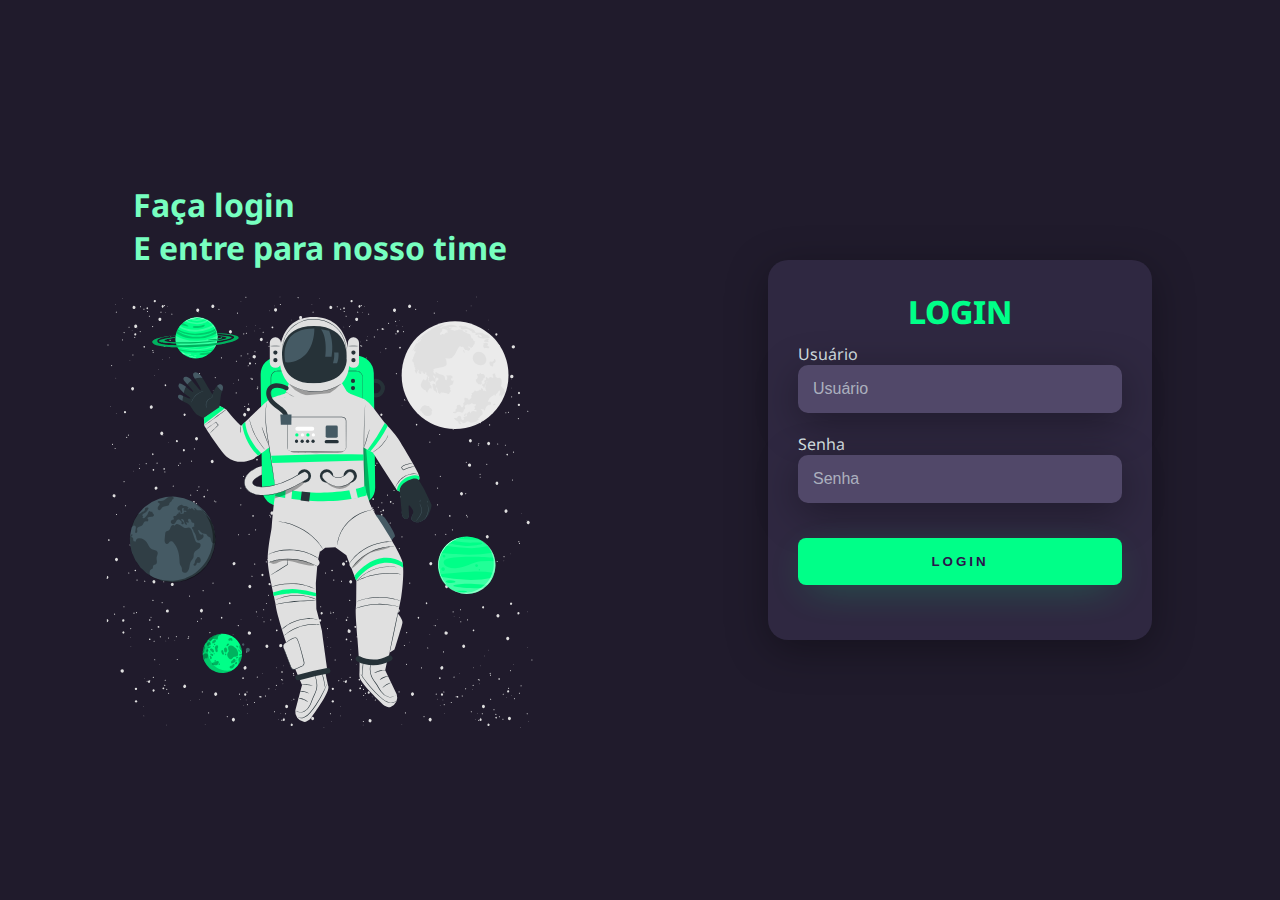
<file: index.html>
<!DOCTYPE html>
<html lang="en">
<head>
    <meta charset="UTF-8">
    <meta http-equiv="X-UA-Compatible" content="IE=edge">
    <meta name="viewport" content="width=device-width, initial-scale=1.0">
    <link rel="stylesheet" href="style.css">
    <title>Login</title>
</head>
<body>
    <div class="main-login">
        <div class="left-login">
            <h1>Faça login<br>E entre para nosso time</h1>
            <img src="astronauta.svg" class="left-login-image" alt="Astronauta">
        </div>
        <div class="right-login">
            <div class="card-login">
                <h1>LOGIN</h1>
                <div class="textfield">
                    <label for="usuario">Usuário</label>
                    <input type="text" name="usuario" placeholder="Usuário"> 
                </div>
                <div class="textfield">
                    <label for="senha">Senha</label>
                    <input type="password" name="senha" placeholder="Senha"> 
                </div>
                <button class="btn-login">Login</button>
            </div>
        </div>
    </div>
</body>
</html>
</file>
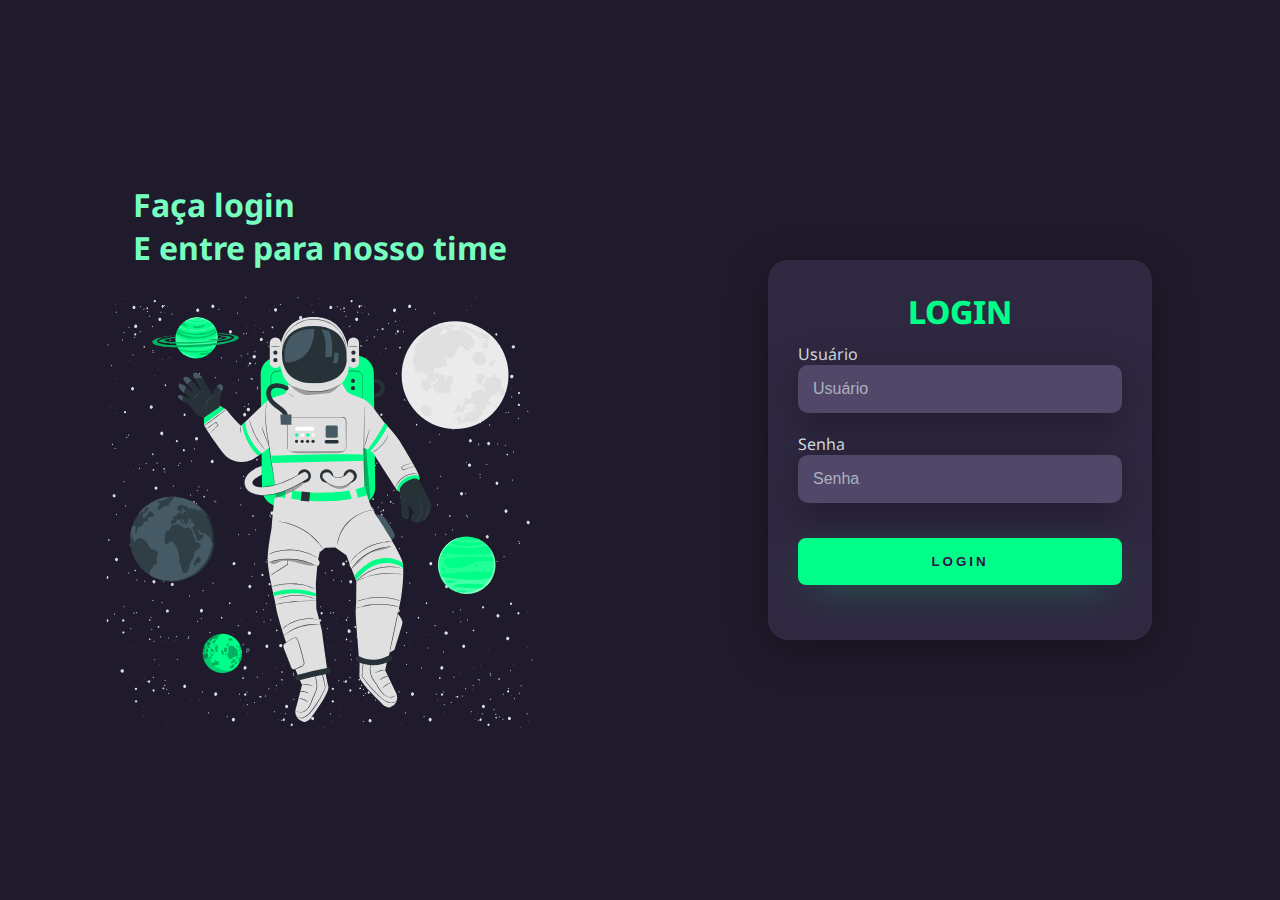
<file: Tela-login-astronauta/index.html>
<!DOCTYPE html>
<html lang="en">
<head>
    <meta charset="UTF-8">
    <meta http-equiv="X-UA-Compatible" content="IE=edge">
    <meta name="viewport" content="width=device-width, initial-scale=1.0">
    <link rel="stylesheet" href="style.css">
    <title>Login</title>
</head>
<body>
    <div class="main-login">
        <div class="left-login">
            <h1>Faça login<br>E entre para nosso time</h1>
            <img src="astronauta.svg" class="left-login-image" alt="Astronauta">
        </div>
        <div class="right-login">
            <div class="card-login">
                <h1>LOGIN</h1>
                <div class="textfield">
                    <label for="usuario">Usuário</label>
                    <input type="text" name="usuario" placeholder="Usuário"> 
                </div>
                <div class="textfield">
                    <label for="senha">Senha</label>
                    <input type="password" name="senha" placeholder="Senha"> 
                </div>
                <button class="btn-login">Login</button>
            </div> 
        </div>
    </div>
</body>
</html>
</file>
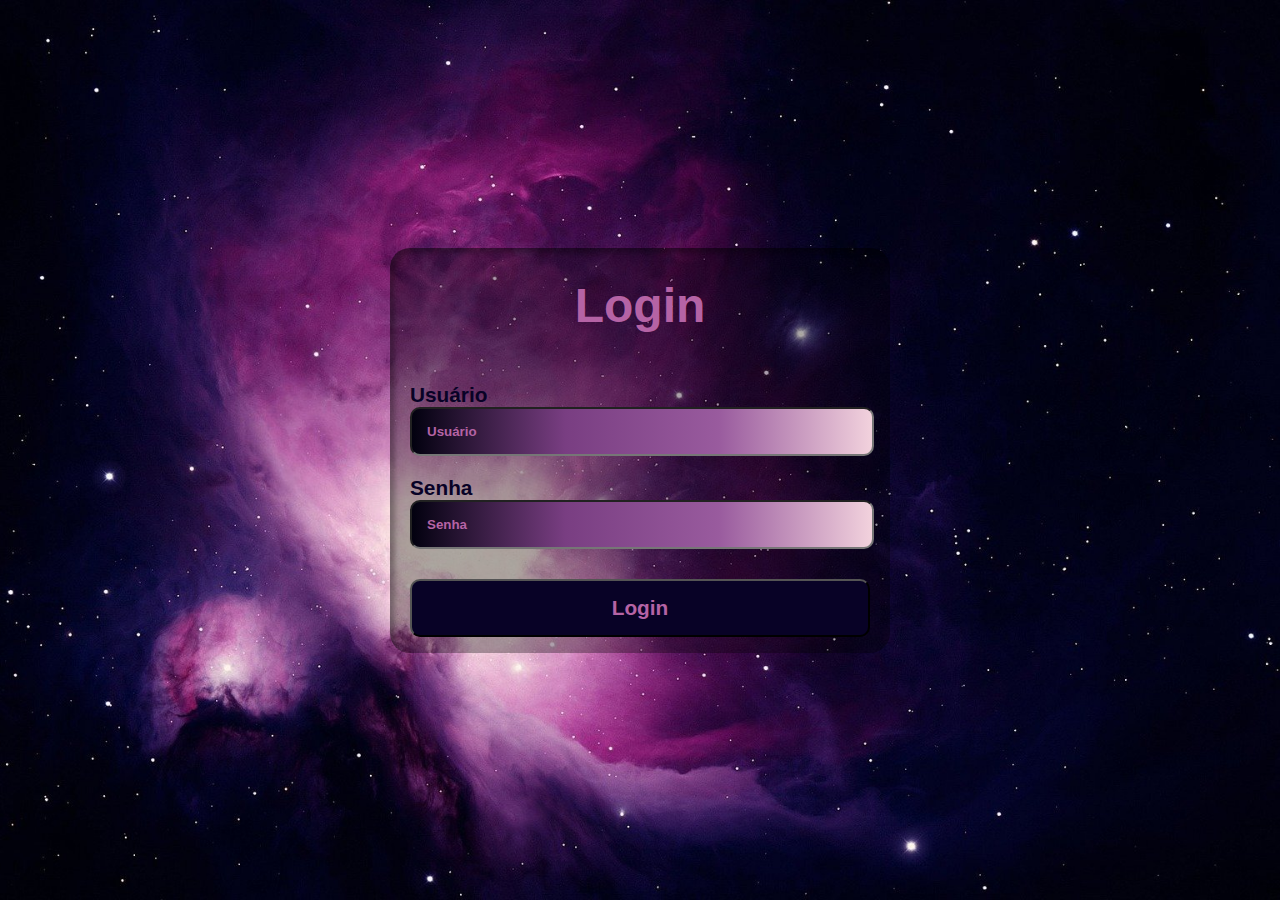
<file: Tela-login-universo/index.html>
<!DOCTYPE html>
<html lang="pt-br">
<head>
    <meta charset="UTF-8">
    <meta http-equiv="X-UA-Compatible" content="IE=edge">
    <meta name="viewport" content="width=device-width, initial-scale=1.0">
    <title>Tela de login</title>
    <link rel="stylesheet" href="style.css">
    <link rel="shortcut icon" href="imagens/astronauta.png" type="image/x-icon">
</head>
<body>
    <div class="img">
        <div class="tudo">
            <main>
                <header>
                    <h1>Login</h1>
                </header>
            
                <section class="usuario">
                    <label for="text">Usuário</label>
                    <input class="input" type="text" placeholder="Usuário">
                </section>
                <section class="senha">
                    <label for="text">Senha</label>
                    <input class="input" type="password" placeholder="Senha">
                </section>
                <form action="parallax/index.html" target="_blank" class="botao">
                    <button type="submit">Login</button>
                </form>
            </main>
        </div>
    </div>
</body>
</html>
</file>
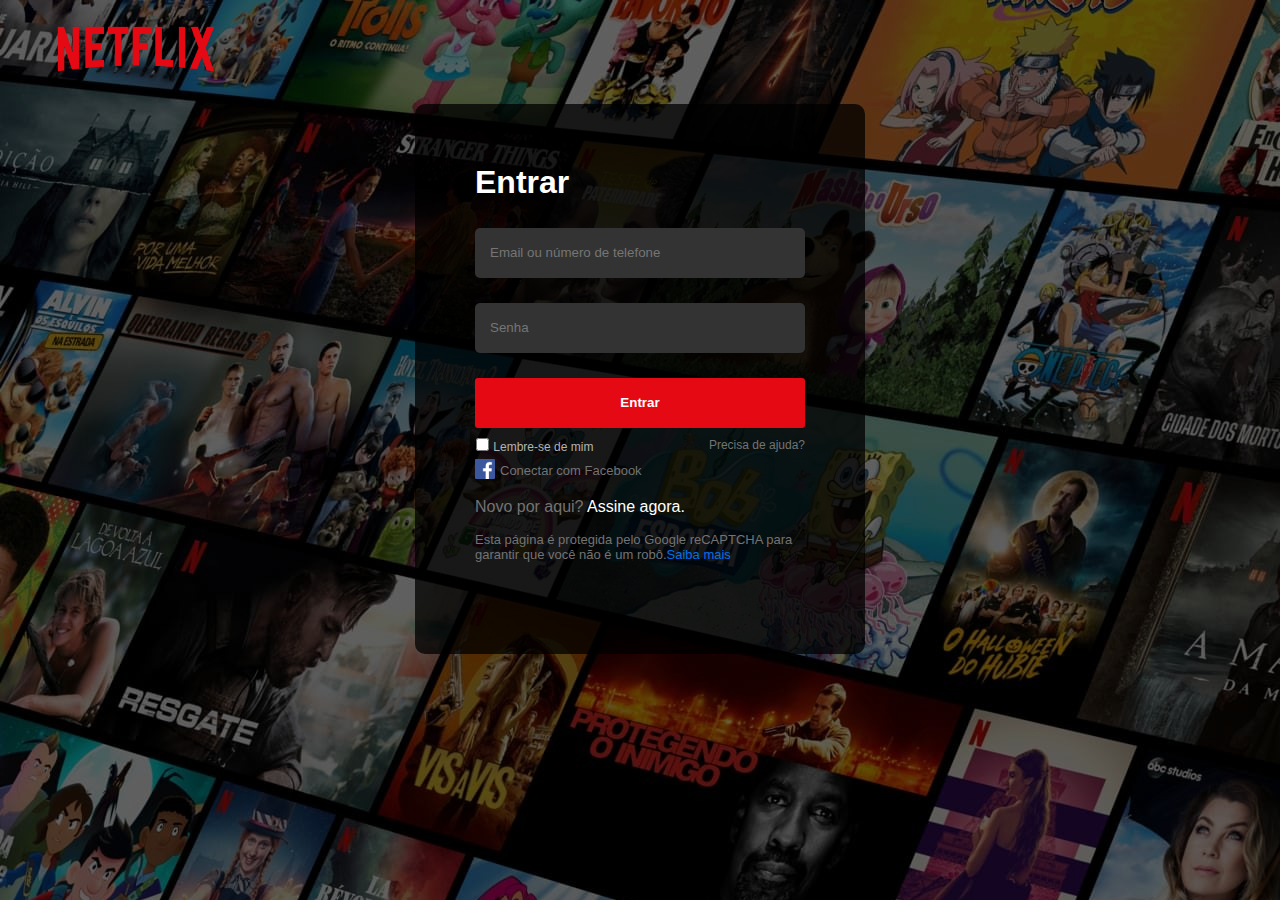
<file: Tela-login-Netflix/indexnetflix.html>
<!DOCTYPE html>
<html lang="pt-br">
<head>
    <meta charset="UTF-8">
    <meta http-equiv="X-UA-Compatible" content="IE=edge">
    <meta name="viewport" content="width=device-width, initial-scale=1.0">
    <link rel="stylesheet" href="stylenetflix.css">
    <title>Netflix Login</title>
</head>
<body>
    <div class="header">
        <div class="logo">
            <a href="#">
                <img src="./imagens/netflixlogo.png" alt="logo">
            </a>
        </div>
    </div>
    <div class="login-body">
        <div class="login-box">
            <h2>Entrar</h2>
            <form>
                <div class="input-box">
                    <input required type="email" placeholder="Email ou número de telefone">
                </div>

                <div class="input-box">
                    <input required type="password" placeholder="Senha">                 
                </div>

                <div>
                    <button class="submit">
                        Entrar
                    </button>
                </div>
            </form>

            <div class="support">
                <div clas="remember">
                    <span><input type="checkbox" style="margin: 0;padding:0;height: 13px;"></span>
                    <span>Lembre-se de mim</span>
                </div>
                <div class="help">
                    <a href="#">
                        Precisa de ajuda?
                    </a>
                </div>
            </div>

            <div class="login-footer">
                <div class="login-facebook">
                    <span><img src="./imagens/Facebook_logo.png" alt="facebook"></span>
                    <span><a href="#">Conectar com Facebook</a></span>
                </div>

                <div class="sign-up">
                    <p>Novo por aqui? <a href="">Assine agora.</a></p>
                </div>

                <div class="terms">
                    <p>Esta página é protegida pelo Google reCAPTCHA para garantir que você não é um robô.<a href="#">Saiba mais</a></p>
                </div>
            </div>
        </div>
    </div>
</body>
</html>
</file>
<file: style.css>
@import url('https://fonts.googleapis.com/css2?family=Josefin+Slab:ital,wght@1,100&family=Noto+Sans:wght@400;700&family=Roboto:wght@700&display=swap');

body {
    margin: 0;
    font-family: 'Noto Sans', sans-serif;
}

body * {   /* qualquer estilo que colocar vai servir pra todos elementos dentro do body*/
    box-sizing: border-box;
}

.main-login {
    width: 100vw;            /* vw= porcentagem da largura da sua tela */ /* 100vw = 1000px / 1vh = 10px*/
    height: 100vh;
    background: #201b2c;
    display: flex;           /* faz com que as coisas fiquem lado a lado*/
    justify-content: center;
    align-items: center;
}

.left-login {
    width: 50vw;
    height: 100vh;
    display: flex;          
    justify-content: center;
    align-items: center;
    flex-direction: column;
}

.left-login h1 {
    color: #77ffc0;
}

.left-login-image {
    width: 35vw;
}

.right-login {
    width: 50vw;            
    height: 100vh;
    display: flex;           
    justify-content: center;
    align-items: center;
}

.card-login {
    width: 60%;           /* % = pega o tamanho da div que esta o card-login, ou seja a (right-login) vai pegar 60% de 50vw*/
    display: flex;           
    justify-content: center;
    align-items: center;
    flex-direction: column;
    padding: 30px 30px;
    background: #2f2841;
    border-radius: 20px;
    box-shadow: 0px 10px 40px #00000056;         /* sombra */
}

.card-login h1 {
    color: #00ff88;
    font-weight: 800;                               /* grossura da fonte */
    margin: 0;
}

.textfield {
    width: 100%;
    display: flex;
    flex-direction: column;
    align-items: flex-start;
    justify-content: center;
    margin: 10px 0px;
}

.textfield input {
    width: 100%;
    border: none;
    border-radius: 10px;
    padding: 15px;
    background: #514869;
    color: #f0ffffde;
    font-size: 12pt;
    box-shadow: 0px 10px 40px #00000056;
    outline: none;  
    box-sizing: border-box;   /* a div filho nao pode ultrapassar o tamanho da div pai */
}

.textfield label {
    color: #f0ffffde;
}

.textfield input::placeholder {
    color: #f0ffff94;
}

.btn-login {
    width: 100%;
    background: #00ff88;
    color: #2b134b;
    margin: 25px;
    padding: 16px 0px;
    border-radius: 8px;
    border: none;
    outline: none;
    text-transform: uppercase;
    font-weight: 800;
    letter-spacing: 3px;  /* espaçamento entre as letras*/
    cursor: pointer;  /* colocar a maozinha no cursor*/
    box-shadow: 0px 10px 40px -12px #00ff8052;
}

@media only screen and (max-width: 950px) {    /* enquanto for na tela uma largura de 950px ele vai adicionar na tela*/
    .card-login {
        width: 85%;
    }
}

@media only screen and (max-width: 600px) {
    .main-login {
        flex-direction: column;
    
    }
    .left-login h1 {
        display: none;  /* oculta as coisas*/
    }

    .left-login {
        width: 100%;
        height: auto;
    }

    .right-login {
        width: 100%;
        height: auto;
    }

    .left-login-image {
        width: 50vw;
    }

    .card-login {
        width: 90%;

    }
}
</file>
<file: Tela-login-astronauta/style.css>
@import url('https://fonts.googleapis.com/css2?family=Josefin+Slab:ital,wght@1,100&family=Noto+Sans:wght@400;700&family=Roboto:wght@700&display=swap');

body {
    margin: 0;
    font-family: 'Noto Sans', sans-serif;
}

body * {   /* qualquer estilo que colocar vai servir pra todos elementos dentro do body*/
    box-sizing: border-box;
}

.main-login {
    width: 100vw;            /* vw= porcentagem da largura da sua tela */ /* 100vw = 1000px / 1vh = 10px*/
    height: 100vh;
    background: #201b2c;
    display: flex;           /* faz com que as coisas fiquem lado a lado*/
    justify-content: center;
    align-items: center;
}

.left-login {
    width: 50vw;
    height: 100vh;
    display: flex;          
    justify-content: center;
    align-items: center;
    flex-direction: column;
}

.left-login h1 {
    color: #77ffc0;
}

.left-login-image {
    width: 35vw;
}

.right-login {
    width: 50vw;            
    height: 100vh;
    display: flex;           
    justify-content: center;
    align-items: center;
}

.card-login {
    width: 60%;           /* % = pega o tamanho da div que esta o card-login, ou seja a (right-login) vai pegar 60% de 50vw*/
    display: flex;           
    justify-content: center;
    align-items: center;
    flex-direction: column;
    padding: 30px 30px;
    background: #2f2841;
    border-radius: 20px;
    box-shadow: 0px 10px 40px #00000056;         /* sombra */
}

.card-login h1 {
    color: #00ff88;
    font-weight: 800;                               /* grossura da fonte */
    margin: 0;
}

.textfield {
    width: 100%;
    display: flex;
    flex-direction: column;
    align-items: flex-start;
    justify-content: center;
    margin: 10px 0px;
}

.textfield input {
    width: 100%;
    border: none;
    border-radius: 10px;
    padding: 15px;
    background: #514869;
    color: #f0ffffde;
    font-size: 12pt;
    box-shadow: 0px 10px 40px #00000056;
    outline: none;  
    box-sizing: border-box;   /* a div filho nao pode ultrapassar o tamanho da div pai */
}

.textfield label {
    color: #f0ffffde;
}

.textfield input::placeholder {
    color: #f0ffff94;
}

.btn-login {
    width: 100%;
    background: #00ff88;
    color: #2b134b;
    margin: 25px;
    padding: 16px 0px;
    border-radius: 8px;
    border: none;
    outline: none;
    text-transform: uppercase;
    font-weight: 800;
    letter-spacing: 3px;  /* espaçamento entre as letras*/
    cursor: pointer;  /* colocar a maozinha no cursor*/
    box-shadow: 0px 10px 40px -12px #00ff8052;
}

@media only screen and (max-width: 950px) {    /* enquanto for na tela uma largura de 950px ele vai adicionar na tela*/
    .card-login {
        width: 85%;
    }
}

@media only screen and (max-width: 600px) {
    .main-login {
        flex-direction: column;
    
    }
    .left-login h1 {
        display: none;  /* oculta as coisas*/
    }

    .left-login {
        width: 100%;
        height: auto;
    }

    .right-login {
        width: 100%;
        height: auto;
    }

    .left-login-image {
        width: 50vw;
    }

    .card-login {
        width: 90%;

    }
}
</file>
<file: Tela-login-universo/style.css>
* {
    margin: 0;
    padding: 0;
}

:root {
    --cor1: #B563A5;
    --cor2: #4E094C;
    --cor3: #731F6D;
    --cor4: #080226;
    --cor5: #02020E;
}

/*Gradient - #02010F #793E82 #F2D2DD #995B9E #18082F*/

body {
    font-family: Arial, Helvetica, sans-serif;
    background-color: var(--cor1);
    height: 100vh;
}

div.img {
    background-image: url('imagens/nebulosa.jpg');
    background-position: center;
    background-size: cover;
    background-attachment: fixed;
}

div.tudo {
    width: 100vw;
    height: 100vh;
    display: flex;
}

main {
    width: 500px;
    height: 45vh;
    background-color: rgba(0, 0, 0, 0.322);
    text-align: center;
    margin: auto;
    border-radius: 20px;
    box-shadow: inset 5px 5px 5px rgba(0, 0, 0, 0.281);
}

header {
    font-size: 1.5em;
    color: var(--cor1);
    padding-bottom: 30px;
    padding-top: 30px;
}

.usuario {
    font-size: 1.3em;
    text-align: left;
    padding: 20px 50px 10px 20px;
}

.senha {
    font-size: 1.3em;
    text-align: left;
    padding: 10px 50px 10px 20px;
}

.botao {
    padding: 20px;
    padding-bottom: 20px;
}

.input {
    background-image: linear-gradient(to right, #02010F, #793E82, #995B9E, #F2D2DD);
    color: var(--cor2);
    width: 100%;
    border-radius: 10px;
    padding: 15px;
}

button {
    width: 100%;
    font-size: 1.3em;
    background-color: var(--cor4);
    color: var(--cor1);
    font-weight: bolder;
    padding: 15px;
    border-radius: 10px;
    cursor: pointer;
    transition: 0.6s;
}

button:hover {
    background-color: var(--cor3);
    color: var(--cor4);
}

section label {
    color: var(--cor4);
    font-weight: bold;
}

section ::placeholder {
    font-weight: 600;
    font-size: 1em;
    color: var(--cor1);
}
</file>
<file: Tela-login-Netflix/stylenetflix.css>
body {
    padding: 0;
    margin: 0;
    height: 100vh;
    width: 100%;
    position: relative;
    background-image: url(./imagens/background.jpg);   /* colocar o fundo da tela*/
    background-image: cover;  /* cubrir toda largura do site com a imagem a cima*/
    background-repeat: no-repeat;  /* caso a imagem se quebre ela nao vai começar a aparecer de novo, só uma vez*/
    font-family: Arial, Helvetica, sans-serif;
}

body::before {
    content: '';
    background-color: rgb(0, 0, 0, .5);
    width: 100%;
    height: 100%;
    position: absolute;
    top: 0;
    bottom: 0;
    left: 0;
    right: 0;
}

.logo img {
    height: 60px;
    width: 170px;
}

.header {
    padding: 20px 50px;
    position: relative;  /*deixa os elementos mais claros*/
    z-index: 10;
}

.login-body {
    padding: 60px;
    z-index: 90;
    position: relative;
    max-width: 450px;
    height: 550px;
    margin-left: 50%;
    background-color: rgb(0, 0, 0, .75);
    border-radius: 10px;
    box-sizing: border-box;
    transform: translateX(-50%);  /*posiçao*/
}

.login-facebook img {
    height: 20px;
}

.login-body h2 {
    font-size: 32px;
    color: white;
    margin-top: 0;
}

.login-body input {
    height: 50px;
    width: 100%;
    color: white;
    background-color: #333;
    border: none;
    border-radius: 5px;
    padding-left: 15px;
    outline: none;
    box-sizing: border-box;
}

.login-body input:hover {   /* mudar a cor quando passa o mouse*/
    background-color: #444;
}

.input-box {
    margin-bottom: 25px;
}

.login-body button {
    height: 50px;
    width: 100%;
    color: white;
    background-color: #e50914;
    border-radius: 3px;
    font-weight: bold;
    border: none;
    margin-bottom: 10px;
}

.login-body button:hover {
    background-color: #fc1722;
    cursor: pointer;
}

.support {
    display: flex;
    color: #b3b3b3;
    justify-content: space-between;
    font-size: 12px;
    margin-bottom: 5px;
}

.support input {
    width: 15px;
    height: 15px;
}

.remember {
    display: flex;
    align-items: center;
}
.remember span {
    margin-right: 5px;
    height: 25px;
}

.help a {
    text-decoration: none;
    color: #737373;
}

.help a:hover {
    color: #737373; 
    text-decoration: underline;  /* aparecer uma linha abaixo da palavra*/
}


.login-facebook {
    display: flex;
    align-items: center;
    width: 100%;
}

.login-facebook span {
    margin-right: 5px;
    font-size: 13px;
}

.login-facebook span a {
    text-decoration: none;
    color: #737373;
}

.login-facebook span a:hover {
    color: #737373; 
    text-decoration: underline;  /* aparecer uma linha abaixo da palavra*/
}

.sign-up {
    margin-bottom: 10px;
    color: #737373;
    font-size: 16px;
}

.sign-up a {
    color: #fff;
    font-size: 16px;
    text-decoration: none;
}

.sign-up a:hover {
    text-decoration: underline;
}

.terms {
    color: #737373;
    font-size: 13px;
}

.terms a {
    color: #0071eb;
    text-decoration: none;
}

.terms a:hover {
    text-decoration: underline;
}
</file>
